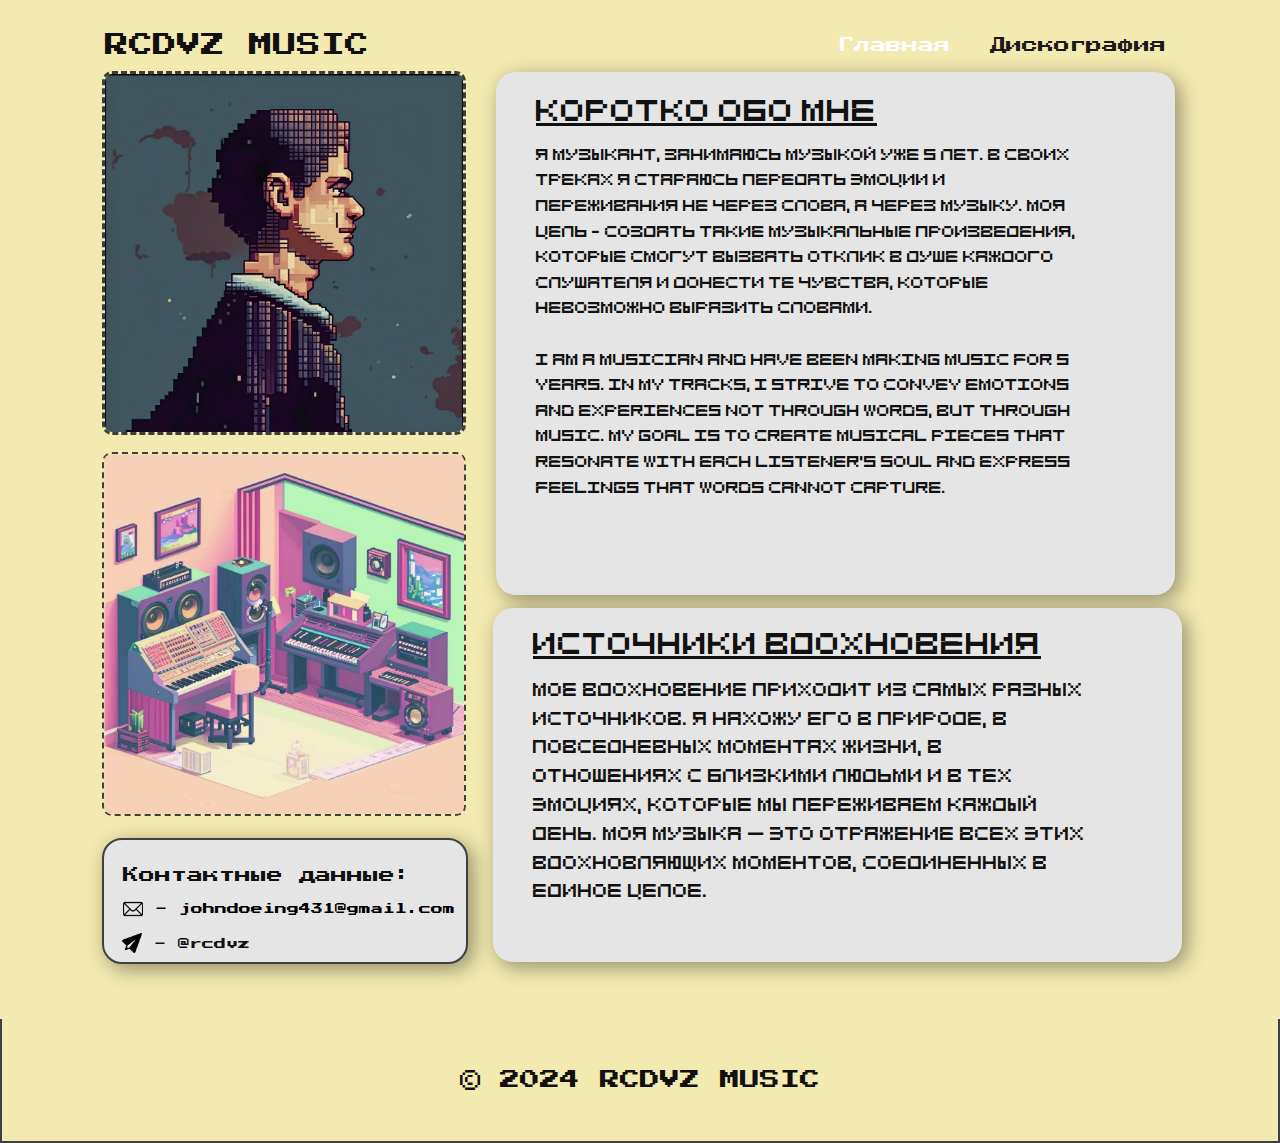
<file: index.html>
<!DOCTYPE html>
<html style="font-size: 16px;" lang="ru"><head>
    <meta name="viewport" content="width=device-width, initial-scale=1.0">
    <meta charset="utf-8">
    <meta name="keywords" content="Недавние релизы">
    <meta name="description" content="">
    <title>Главная</title>
    <link rel="stylesheet" href="styles.css" media="screen">
<link rel="stylesheet" href="index.css" media="screen">
    <script class="u-script" type="text/javascript" src="jquery.js" defer=""></script>
    <script class="u-script" type="text/javascript" src="jsc.js" defer=""></script>    
    <link id="u-theme-google-font" rel="stylesheet" href="https://fonts.googleapis.com/css?family=Roboto:100,100i,300,300i,400,400i,500,500i,700,700i,900,900i|Open+Sans:300,300i,400,400i,500,500i,600,600i,700,700i,800,800i">
    <link id="u-page-google-font" rel="stylesheet" href="https://fonts.googleapis.com/css?family=Open+Sans:300,300i,400,400i,500,500i,600,600i,700,700i,800,800i">
    <meta name="theme-color" content="#478ac9">
    <meta property="og:title" content="Главная">
    <meta property="og:type" content="website">
  <meta data-intl-tel-input-cdn-path="intlTelInput/"></head>
  <body data-home-page="Главная.html" data-home-page-title="Главная" data-path-to-root="./" data-include-products="false" class="u-body u-xl-mode" data-lang="ru"><header class="u-clearfix u-custom-color-1 u-header u-header" id="sec-5df7"><div class="u-clearfix u-sheet u-sheet-1">
        <nav class="u-menu u-menu-one-level u-offcanvas u-menu-1" data-responsive-from="MD">
          <div class="menu-collapse u-custom-font" style="font-size: 1rem; letter-spacing: 0px; font-family: press-start-2p-2;">
            <a class="u-button-style u-custom-border u-custom-border-color u-custom-borders u-custom-color u-custom-left-right-menu-spacing u-custom-padding-bottom u-custom-text-active-color u-custom-text-color u-custom-text-decoration u-custom-text-hover-color u-custom-text-shadow u-custom-text-shadow-blur u-custom-text-shadow-color u-custom-text-shadow-transparency u-custom-text-shadow-y u-custom-top-bottom-menu-spacing u-nav-link u-text-active-palette-1-base u-text-hover-palette-2-base" href="#" style="text-shadow: 2px 0 0 rgba(0,0,0,0); padding: 4px 0px; font-size: calc(1em + 8px);">
              <svg class="u-svg-link" viewBox="0 0 24 24"><use xlink:href="#menu-hamburger"></use></svg>
              <svg class="u-svg-content" version="1.1" id="menu-hamburger" viewBox="0 0 16 16" x="0px" y="0px" xmlns:xlink="http://www.w3.org/1999/xlink" xmlns="http://www.w3.org/2000/svg"><g><rect y="1" width="16" height="2"></rect><rect y="7" width="16" height="2"></rect><rect y="13" width="16" height="2"></rect>
</g></svg>
            </a>
          </div>
          <div class="u-custom-menu u-nav-container">
            <ul class="u-custom-font u-nav u-spacing-20 u-unstyled u-nav-1"><li class="u-nav-item"><a class="u-button-style u-nav-link u-text-active-white u-text-grey-90 u-text-hover-grey-50" href="index.html" style="padding: 10px;">Главная</a>
</li><li class="u-nav-item"><a class="u-button-style u-nav-link u-text-active-white u-text-grey-90 u-text-hover-grey-50" href="dsc.html" style="padding: 10px;">Дискография</a>
</li></ul>
          </div>
          <div class="u-custom-menu u-nav-container-collapse">
            <div class="u-container-style u-custom-color-3 u-inner-container-layout u-opacity u-opacity-95 u-sidenav">
              <div class="u-inner-container-layout u-sidenav-overflow">
                <div class="u-menu-close"></div>
                <ul class="u-align-center u-custom-font u-nav u-popupmenu-items u-unstyled u-nav-2"><li class="u-nav-item"><a class="u-button-style u-nav-link" href="index.html">Главная</a>
</li><li class="u-nav-item"><a class="u-button-style u-nav-link" href="dsc.html">Дискография</a>
</li></ul>
              </div>
            </div>
            <div class="u-black u-menu-overlay u-opacity u-opacity-70"></div>
          </div>
        </nav>
        <h4 class="u-custom-font u-text u-text-default u-text-1">RCDVZ MUSIC </h4>
      </div></header>
    <section class="u-clearfix u-custom-color-1 u-hidden-sm u-lightbox u-section-1" id="sec-0ef5">
      
      <div class="u-clearfix u-sheet u-sheet-1">
        <h2 class="u-custom-font u-hidden u-text u-text-default u-text-1">COMMING SOON...</h2>
        <h2 class="u-custom-font u-text u-text-default u-text-2"></h2>
        <div class="u-container-style u-expanded-width-xs u-grey-10 u-group u-radius u-shape-round u-group-1">
          <div class="u-container-layout u-container-layout-1">
            <h2 class="u-custom-font u-text u-text-default u-text-3"> Коротко обо мне</h2>
            <p class="u-custom-font u-text u-text-4"> Я музыкант, занимаюсь музыкой уже 5 лет. В своих треках я стараюсь передать эмоции и переживания не через слова, а через музыку. Моя цель – создать такие музыкальные произведения, которые смогут вызвать отклик в душе каждого слушателя и донести те чувства, которые невозможно выразить словами.<br>
              <br>I am a musician and have been making music for 5 years. In my tracks, I strive to convey emotions and experiences not through words, but through music. My goal is to create musical pieces that resonate with each listener's soul and express feelings that words cannot capture.<br>
            </p>
          </div>
        </div>
        <img class="u-border-3 u-border-grey-75 u-hidden-md u-hidden-xs u-image u-image-round u-preserve-proportions u-radius u-image-1" src="images/kandinsky-download-17207553257061.jpg" alt="" data-image-width="4112" data-image-height="4112">
        <div class="u-border-2 u-border-grey-75 u-container-style u-grey-10 u-group u-hidden-sm u-hidden-xs u-hover-feature u-radius u-shape-round u-group-2">
          <div class="u-container-layout u-container-layout-2">
            <h2 class="u-custom-font u-text u-text-5">Контактные данные:<br>
            </h2>
            <p class="u-custom-font u-hidden-xs u-text u-text-6">
              <a class="u-active-none u-border-none u-btn u-button-link u-button-style u-hover-none u-none u-text-active-white u-text-black u-text-hover-grey-50 u-btn-1" data-href="#" href="https://mail.google.com/mail/u/0/#inbox?compose=GTvVlcRzBlHqTddXgqMjrPfZTqNRcCdkWWmfxwbMGrbTRmhRdRVGNJhNmqxhmxxLsBvvMWXBjfGKj" target="_blank"><span class="u-file-icon u-icon u-icon-1"><img src="images/646094.png" alt=""></span>&nbsp;- johndoeing431@gmail.com
              </a>
            </p>
            <p class="u-custom-font u-text u-text-7">
              <a class="u-active-none u-border-none u-btn u-button-link u-button-style u-hover-none u-none u-text-active-white u-text-body-color u-text-hover-grey-50 u-btn-2" data-href="https://t.me/rcdvz" data-target="_blank"><span class="u-file-icon u-icon u-icon-2"><img src="images/13876.png" alt=""></span>&nbsp;- @rcdvz
              </a>
            </p>
          </div>
        </div>
        <div class="u-container-style u-expanded-width-xs u-grey-10 u-group u-radius u-shape-round u-group-3">
          <div class="u-container-layout u-valign-bottom-xs u-container-layout-3">
            <h2 class="u-custom-font u-text u-text-default u-text-8"> Источники вдохновения</h2>
            <p class="u-custom-font u-text u-text-9"> Моё вдохновение приходит из самых разных источников. Я нахожу его в природе, в повседневных моментах жизни, в отношениях с близкими людьми и в тех эмоциях, которые мы переживаем каждый день. Моя музыка — это отражение всех этих вдохновляющих моментов, соединённых в единое целое.<br>
            </p>
          </div>
        </div>
        <img class="u-border-2 u-border-grey-75 u-hidden-md u-hidden-xs u-image u-image-round u-preserve-proportions u-radius u-image-2" src="images/kandinsky-download-1720811929054.png" alt="" data-image-width="1025" data-image-height="1025">
      </div>
    </section>
    
    
    
    
    <footer class="u-align-center u-border-2 u-border-grey-75 u-border-no-top u-clearfix u-custom-color-1 u-footer u-footer" id="sec-d3c1"><div class="u-clearfix u-sheet u-valign-middle u-sheet-1">
        <p class="u-custom-font u-text u-text-default u-text-1"> © 2024 RCDVZ MUSIC<span style="font-weight: 700;"></span>
        </p>
      </div></footer> 
</body></html>
</file>
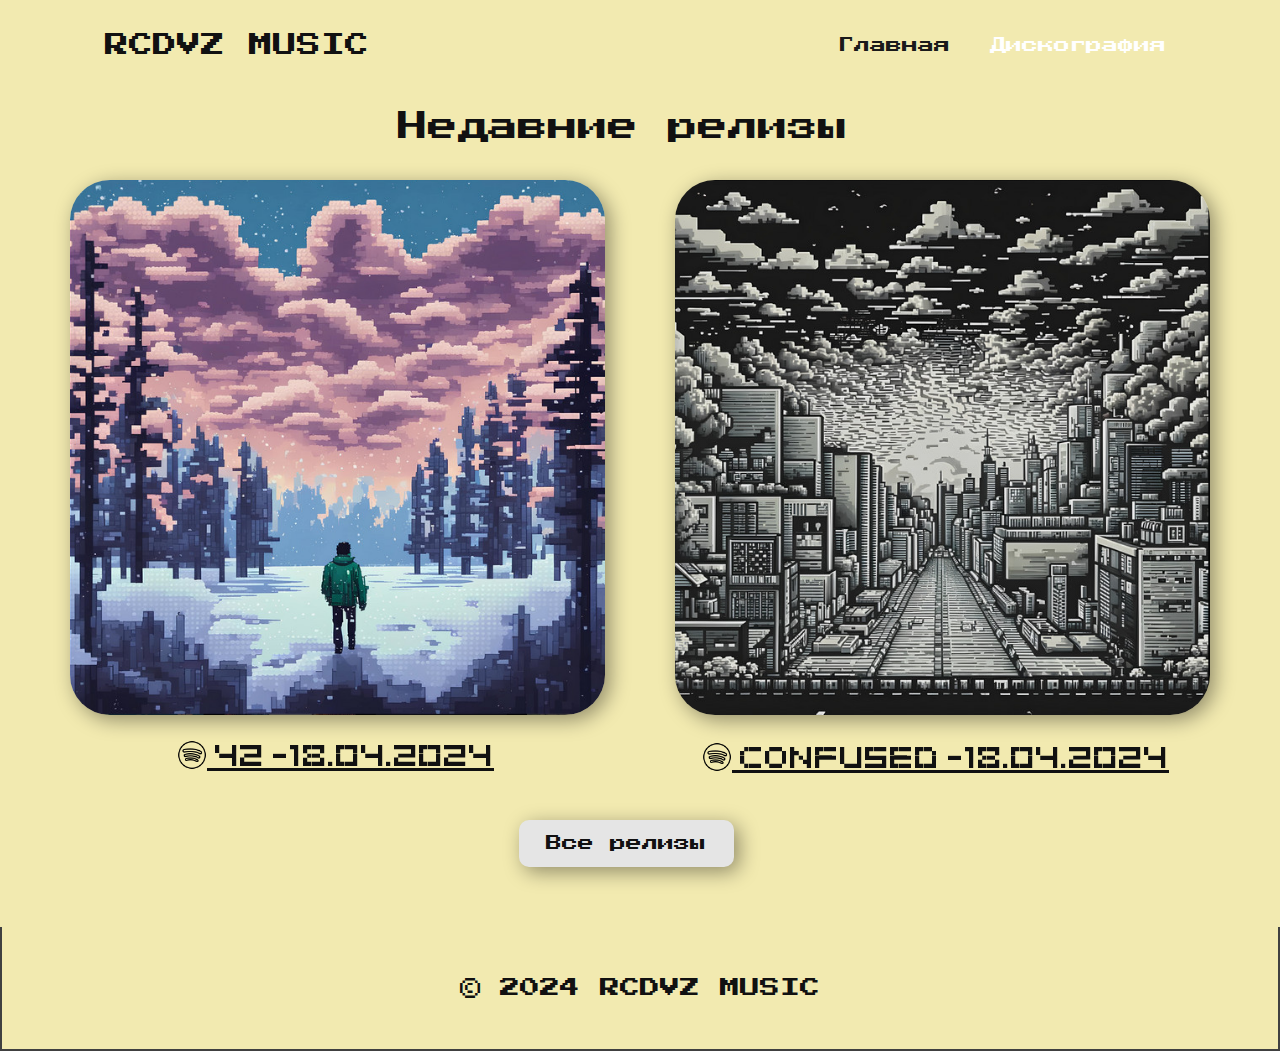
<file: dsc.html>
<!DOCTYPE html>
<html style="font-size: 16px;" lang="ru"><head>
    <meta name="viewport" content="width=device-width, initial-scale=1.0">
    <meta charset="utf-8">
    <meta name="keywords" content="​Коротко обо мне, Контактные данные:">
    <meta name="description" content="">
    <title>Дискография</title>
    <link rel="stylesheet" href="styles.css" media="screen">
<link rel="stylesheet" href="dsc.css" media="screen">
    <script class="u-script" type="text/javascript" src="jquery.js" defer=""></script>
    <script class="u-script" type="text/javascript" src="jsc.js" defer=""></script>  
    
    <link id="u-theme-google-font" rel="stylesheet" href="https://fonts.googleapis.com/css?family=Roboto:100,100i,300,300i,400,400i,500,500i,700,700i,900,900i|Open+Sans:300,300i,400,400i,500,500i,600,600i,700,700i,800,800i">
    <link id="u-page-google-font" rel="stylesheet" href="https://fonts.googleapis.com/css?family=Open+Sans:300,300i,400,400i,500,500i,600,600i,700,700i,800,800i">
    
    <meta name="theme-color" content="#478ac9">
    <meta property="og:title" content="Дискография">
    <meta property="og:type" content="website">
  <meta data-intl-tel-input-cdn-path="intlTelInput/"></head>
  <body data-path-to-root="./" data-include-products="false" class="u-body u-xl-mode" data-lang="ru"><header class="u-clearfix u-custom-color-1 u-header u-header" id="sec-5df7"><div class="u-clearfix u-sheet u-sheet-1">
        <nav class="u-menu u-menu-one-level u-offcanvas u-menu-1" data-responsive-from="MD">
          <div class="menu-collapse u-custom-font" style="font-size: 1rem; letter-spacing: 0px; font-family: press-start-2p-2;">
            <a class="u-button-style u-custom-border u-custom-border-color u-custom-borders u-custom-color u-custom-left-right-menu-spacing u-custom-padding-bottom u-custom-text-active-color u-custom-text-color u-custom-text-decoration u-custom-text-hover-color u-custom-text-shadow u-custom-text-shadow-blur u-custom-text-shadow-color u-custom-text-shadow-transparency u-custom-text-shadow-y u-custom-top-bottom-menu-spacing u-nav-link u-text-active-palette-1-base u-text-hover-palette-2-base" href="#" style="text-shadow: 2px 0 0 rgba(0,0,0,0); padding: 4px 0px; font-size: calc(1em + 8px);">
              <svg class="u-svg-link" viewBox="0 0 24 24"><use xlink:href="#menu-hamburger"></use></svg>
              <svg class="u-svg-content" version="1.1" id="menu-hamburger" viewBox="0 0 16 16" x="0px" y="0px" xmlns:xlink="http://www.w3.org/1999/xlink" xmlns="http://www.w3.org/2000/svg"><g><rect y="1" width="16" height="2"></rect><rect y="7" width="16" height="2"></rect><rect y="13" width="16" height="2"></rect>
</g></svg>
            </a>
          </div>
          <div class="u-custom-menu u-nav-container">
            <ul class="u-custom-font u-nav u-spacing-20 u-unstyled u-nav-1"><li class="u-nav-item"><a class="u-button-style u-nav-link u-text-active-white u-text-grey-90 u-text-hover-grey-50" href="index.html" style="padding: 10px;">Главная</a>
</li><li class="u-nav-item"><a class="u-button-style u-nav-link u-text-active-white u-text-grey-90 u-text-hover-grey-50" href="dsc.html" style="padding: 10px;">Дискография</a>
</li></ul>
          </div>
          <div class="u-custom-menu u-nav-container-collapse">
            <div class="u-container-style u-custom-color-3 u-inner-container-layout u-opacity u-opacity-95 u-sidenav">
              <div class="u-inner-container-layout u-sidenav-overflow">
                <div class="u-menu-close"></div>
                <ul class="u-align-center u-custom-font u-nav u-popupmenu-items u-unstyled u-nav-2"><li class="u-nav-item"><a class="u-button-style u-nav-link" href="index.html">Главная</a>
</li><li class="u-nav-item"><a class="u-button-style u-nav-link" href="dsc.html">Дискография</a>
</li></ul>
              </div>
            </div>
            <div class="u-black u-menu-overlay u-opacity u-opacity-70"></div>
          </div>
        </nav>
        <h4 class="u-custom-font u-text u-text-default u-text-1">RCDVZ MUSIC </h4>
      </div></header>
    <section class="u-clearfix u-custom-color-1 u-section-1" id="sec-e638">
      <div class="u-clearfix u-sheet u-valign-middle-xs u-sheet-1">
        <h2 class="u-custom-font u-hidden-sm u-hidden-xs u-text u-text-1">Недавние релизы</h2>
        <div class="u-container-style u-effect-hover-zoom u-group u-hidden-sm u-hidden-xs u-radius u-shape-round u-group-1" data-image-width="637" data-image-height="638">
          <div class="u-background-effect u-expanded">
            <div class="u-background-effect-image u-expanded u-image u-image-1" data-image-width="637" data-image-height="638"></div>
          </div>
          <div class="u-container-layout u-valign-middle u-container-layout-1"></div>
        </div>
        <div class="custom-expanded u-container-style u-effect-hover-zoom u-group u-hidden-sm u-hidden-xs u-radius u-shading u-shape-round u-group-2" data-image-width="639" data-image-height="641">
          <div class="u-background-effect u-expanded">
            <div class="u-background-effect-image u-expanded u-image u-shading u-image-2" data-image-width="639" data-image-height="641"></div>
          </div>
          <div class="u-container-layout u-valign-middle u-container-layout-2"></div>
        </div>
        <p class="infinite u-custom-font u-hidden-sm u-hidden-xs u-text u-text-2" data-animation-name="pulse" data-animation-duration="1000" data-animation-delay="0" data-animation-direction=""><span class="u-file-icon u-icon u-text-black" data-href="https://open.spotify.com/album/3Q1GAfk368eNb4BHAxUmOr"><img src="images/icons8-spotify-50-06b4870f.png" alt=""></span>&nbsp;<u>CONFUSED&nbsp;</u>-18.04.2024
        </p>
        <p class="infinite u-custom-font u-hidden-sm u-hidden-xs u-text u-text-3" data-animation-name="pulse" data-animation-duration="1000" data-animation-delay="0" data-animation-direction=""><span class="u-file-icon u-icon u-text-black" data-href="https://open.spotify.com/album/71rUWHBUt8O5T6334833CR"><img src="images/icons8-spotify-50-06b4870f.png" alt=""></span>&nbsp;<u>42&nbsp;</u>-18.04.2024
        </p>
        <a href="#sec-9663" class="u-active-black u-border-none u-btn u-btn-round u-button-style u-custom-font u-dialog-link u-grey-10 u-hidden-sm u-hover-black u-radius u-btn-1">Все релизы </a>
        <h2 class="u-custom-font u-hidden u-text u-text-4">Comming soon...</h2>
      </div>
    </section>
    
    
    
    
    <footer class="u-align-center u-border-2 u-border-grey-75 u-border-no-top u-clearfix u-custom-color-1 u-footer u-footer" id="sec-d3c1"><div class="u-clearfix u-sheet u-valign-middle u-sheet-1">
        <p class="u-custom-font u-text u-text-default u-text-1"> © 2024 RCDVZ MUSIC<span style="font-weight: 700;"></span>
        </p>
      </div></footer>
  <section class="u-black u-clearfix u-container-style u-dialog-block u-opacity u-opacity-60 u-dialog-section-5" id="sec-9663">
      <div class="u-align-center u-container-style u-dialog u-grey-10 u-radius u-shape-round u-dialog-1">
        <div class="u-container-layout u-container-layout-1">
          <img class="u-image u-image-round u-preserve-proportions u-radius u-image-1" src="images/image3.png" alt="" data-image-width="1000" data-image-height="1000" data-href="https://music.yandex.ru/artist/21180422/albums" data-target="_blank">
          <img class="u-image u-image-round u-radius u-image-2" src="images/image4.png" alt="" data-image-width="1200" data-image-height="630" data-href="https://music.apple.com/ru/artist/rcdvz/1720521350" data-target="_blank">
          <img class="u-image u-image-round u-preserve-proportions u-radius u-image-3" src="images/image5.png" alt="" data-image-width="512" data-image-height="512" data-href="https://open.spotify.com/artist/26bqwYFWxhQVarFNn81jvF" data-target="_blank">
        </div><button class="u-dialog-close-button u-icon u-text-palette-2-base u-icon-1"><svg class="u-svg-link" preserveAspectRatio="xMidYMin slice" viewBox="0 0 16 16" style=""><use xmlns:xlink="http://www.w3.org/1999/xlink" xlink:href="#svg-efe9"></use></svg><svg xmlns="http://www.w3.org/2000/svg" xmlns:xlink="http://www.w3.org/1999/xlink" version="1.1" xml:space="preserve" class="u-svg-content" viewBox="0 0 16 16" x="0px" y="0px" id="svg-efe9"><rect x="7" y="0" transform="matrix(0.7071 -0.7071 0.7071 0.7071 -3.3138 8.0002)" width="2" height="16"></rect><rect x="0" y="7" transform="matrix(0.7071 -0.7071 0.7071 0.7071 -3.3138 8.0002)" width="16" height="2"></rect></svg></button>
      </div>
    </section><style>.u-dialog-section-5 .u-dialog-1 {
  width: 828px;
  min-height: 230px;
  height: auto;
  --radius: 30px;
  box-shadow: 5px 5px 20px 0 rgba(0,0,0,0.4);
  margin: 251px calc(((100% - 1140px) / 2)  + 144px) 60px auto;
}

.u-dialog-section-5 .u-container-layout-1 {
  padding: 28px 0;
}

.u-dialog-section-5 .u-image-1 {
  width: 168px;
  height: 168px;
  --radius: 30px;
  box-shadow: 2px 2px 8px 0px rgba(128,128,128,1);
  margin: 2px auto 0 90px;
}

.u-dialog-section-5 .u-image-2 {
  width: 161px;
  height: 168px;
  --radius: 30px;
  box-shadow: 5px 5px 20px 0 rgba(0,0,0,0.4);
  filter: brightness(0.95);
  margin: -169px auto 0;
}

.u-dialog-section-5 .u-image-3 {
  width: 168px;
  height: 168px;
  --radius: 30px;
  box-shadow: 5px 5px 20px 0 rgba(0,0,0,0.4);
  margin: -168px 90px 0 auto;
}

.u-dialog-section-5 .u-icon-1 {
  width: 20px;
  height: 20px;
}

@media (max-width: 1199px) {
  .u-dialog-section-5 .u-dialog-1 {
    margin-right: calc(((100% - 940px) / 2) + 112px);
  }

  .u-dialog-section-5 .u-image-3 {
    margin-top: -168px;
  }
}

@media (max-width: 991px) {
  .u-dialog-section-5 .u-dialog-1 {
    width: 623px;
    min-height: 215px;
    margin-top: 257px;
    margin-right: calc(((100% - 720px) / 2)  + 41px);
  }

  .u-dialog-section-5 .u-container-layout-1 {
    padding-top: 22px;
    padding-bottom: 14px;
  }

  .u-dialog-section-5 .u-image-1 {
    margin-top: 1px;
    margin-left: 45px;
  }

  .u-dialog-section-5 .u-image-2 {
    margin-top: -168px;
  }

  .u-dialog-section-5 .u-image-3 {
    margin-top: -167px;
    margin-right: 45px;
  }
}

@media (max-width: 767px) {
  .u-dialog-section-5 .u-dialog-1 {
    width: 540px;
    margin-right: calc(((100% - 540px) / 2));
  }

  .u-dialog-section-5 .u-image-1 {
    margin-left: 45px;
  }

  .u-dialog-section-5 .u-image-2 {
    margin-top: 20px;
  }

  .u-dialog-section-5 .u-image-3 {
    margin-top: 20px;
    margin-right: 45px;
  }
}

@media (max-width: 575px) {
  .u-dialog-section-5 .u-dialog-1 {
    width: 340px;
    min-height: 589px;
    margin-top: 177px;
    margin-right: auto;
  }

  .u-dialog-section-5 .u-container-layout-1 {
    padding-top: 14px;
  }

  .u-dialog-section-5 .u-image-1 {
    margin-top: 7px;
    margin-right: 79px;
    margin-left: auto;
  }

  .u-dialog-section-5 .u-image-2 {
    height: 168px;
    margin-top: 16px;
    margin-right: 83px;
  }

  .u-dialog-section-5 .u-image-3 {
    margin-top: 16px;
    margin-right: 79px;
  }
}</style>
</body></html>
</file>
